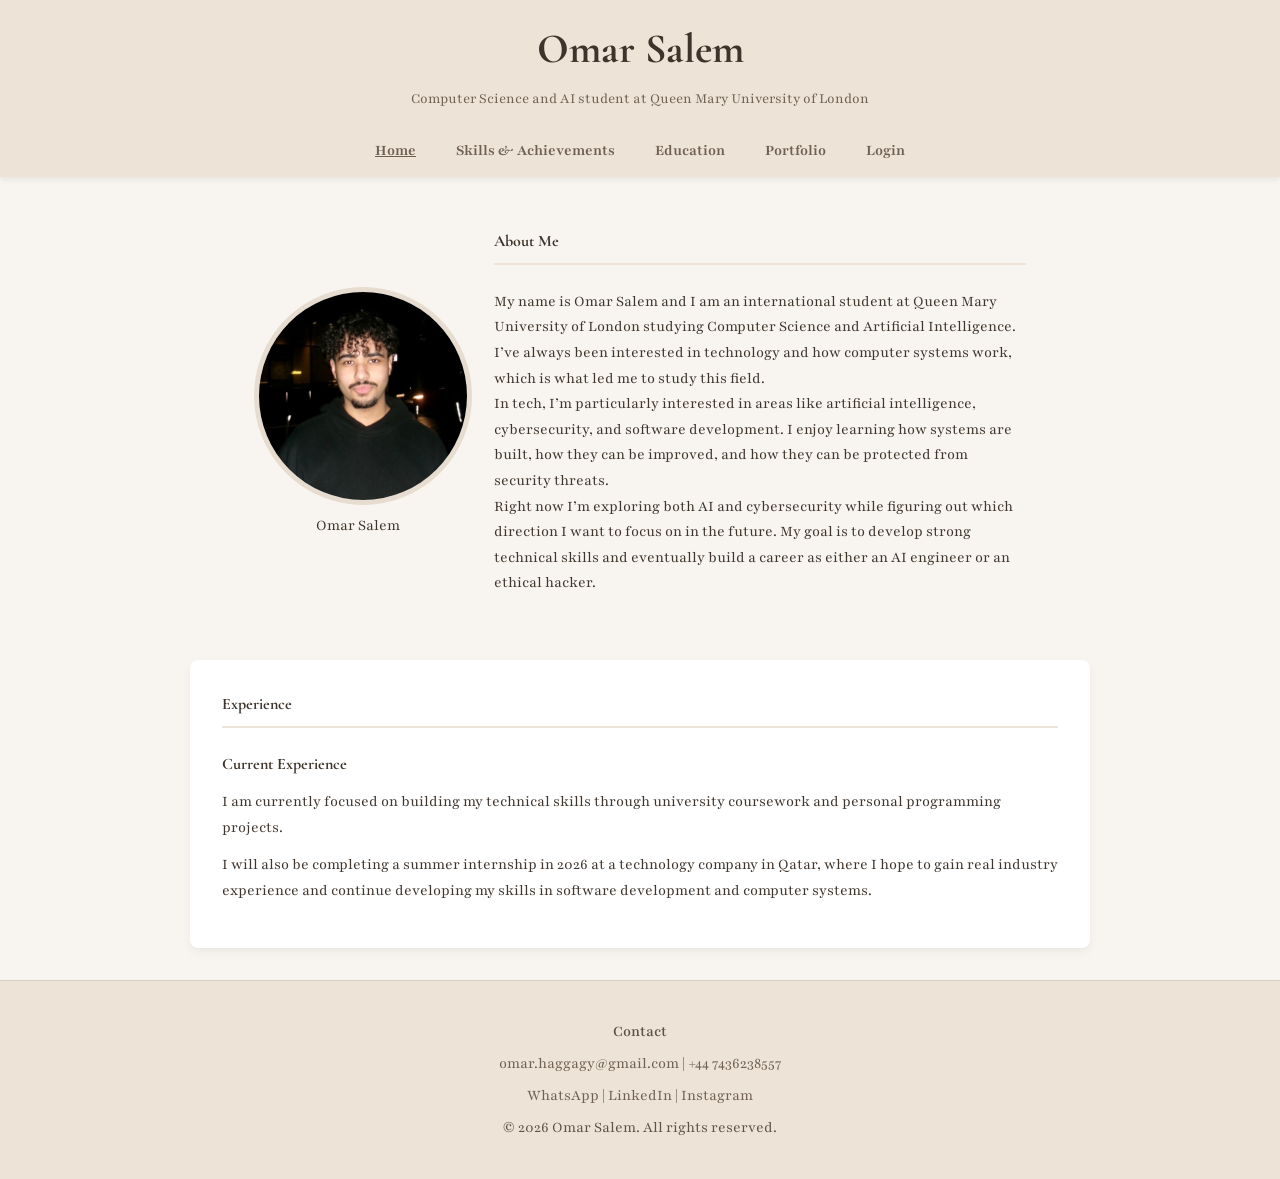
<file: index.html>
<!DOCTYPE html>
<html lang="en">
<head>
    <meta charset="UTF-8">
    <meta name="viewport" content="width=device-width, initial-scale=1.0">
    <title>Home | Omar Salem</title>
    <link rel="stylesheet" href="reset.css">
    <link rel="stylesheet" href="styles.css">
    <link rel="preconnect" href="https://fonts.googleapis.com">
    <link rel="preconnect" href="https://fonts.gstatic.com" crossorigin>
    <link href="https://fonts.googleapis.com/css2?family=Cormorant+Garamond:ital,wght@0,300..700;1,300..700&family=Playfair:ital,opsz,wght@0,5..1200,300..900;1,5..1200,300..900&display=swap" rel="stylesheet">
</head>
<body>
    <header>
        <h1>Omar Salem</h1>
        <p>
            Computer Science and AI student at Queen Mary University of London
        </p>
    </header>

    <nav aria-label="Main navigation">
        <ul>
            <li><a href="index.html" class="active">Home</a></li>
            <li><a href="skills.html">Skills & Achievements</a></li>
            <li><a href="education.html">Education</a></li>
            <li><a href="portfolio.html">Portfolio</a></li>
            <li><a href="login.html">Login</a></li>
        </ul>
    </nav>

    <main>

        <section class="about-section">

            <figure>
                <img src="pic_of_me.jpg" alt="Photo of Omar Salem">
                <figcaption>
                    Omar Salem
                </figcaption>
            </figure>

            <div>
                <h2>About Me</h2>

                <article>
                    <p>
                        My name is Omar Salem and I am an international student at Queen Mary University of London studying Computer Science and Artificial Intelligence. I’ve always been interested in technology and how computer systems work, which is what led me to study this field.
                    </p>
                    <p>
                        In tech, I’m particularly interested in areas like artificial intelligence, cybersecurity, and software development. I enjoy learning how systems are built, how they can be improved, and how they can be protected from security threats.
                    </p>
                    <p>
                        Right now I’m exploring both AI and cybersecurity while figuring out which direction I want to focus on in the future. My goal is to develop strong technical skills and eventually build a career as either an AI engineer or an ethical hacker.
                    </p>
                </article>
            </div>
        </section>

        <section class="experience-section">
            <h2>Experience</h2>

            <article>
                <h3>Current Experience</h3>
                <p>
                    I am currently focused on building my technical skills through university coursework and personal programming projects.
                </p>
                <p>
                    I will also be completing a summer internship in 2026 at a technology company in Qatar, where I hope to gain real industry experience and continue developing my skills in software development and computer systems.
                </p>
            </article>
        </section>

    </main>

    <footer>
        <p><strong>Contact</strong></p>
    
        <p>
            <a href="mailto:omar.haggagy@gmail.com">omar.haggagy@gmail.com</a> |
            <a href="tel:+447436238557">+44 7436238557</a>
        </p>
    
        <p>
            <a href="https://wa.me/447436238557" target="_blank" rel="noopener">WhatsApp</a> |
            <a href="https://linkedin.com/in/omar-salem-72653a27a" target="_blank" rel="noopener">LinkedIn</a> |
            <a href="https://www.instagram.com/omarhaggagy/?hl=en" target="_blank" rel="noopener">Instagram</a>
        </p>
    
        <p>© 2026 Omar Salem. All rights reserved.</p>
    </footer>
</body>
</html>
</file>
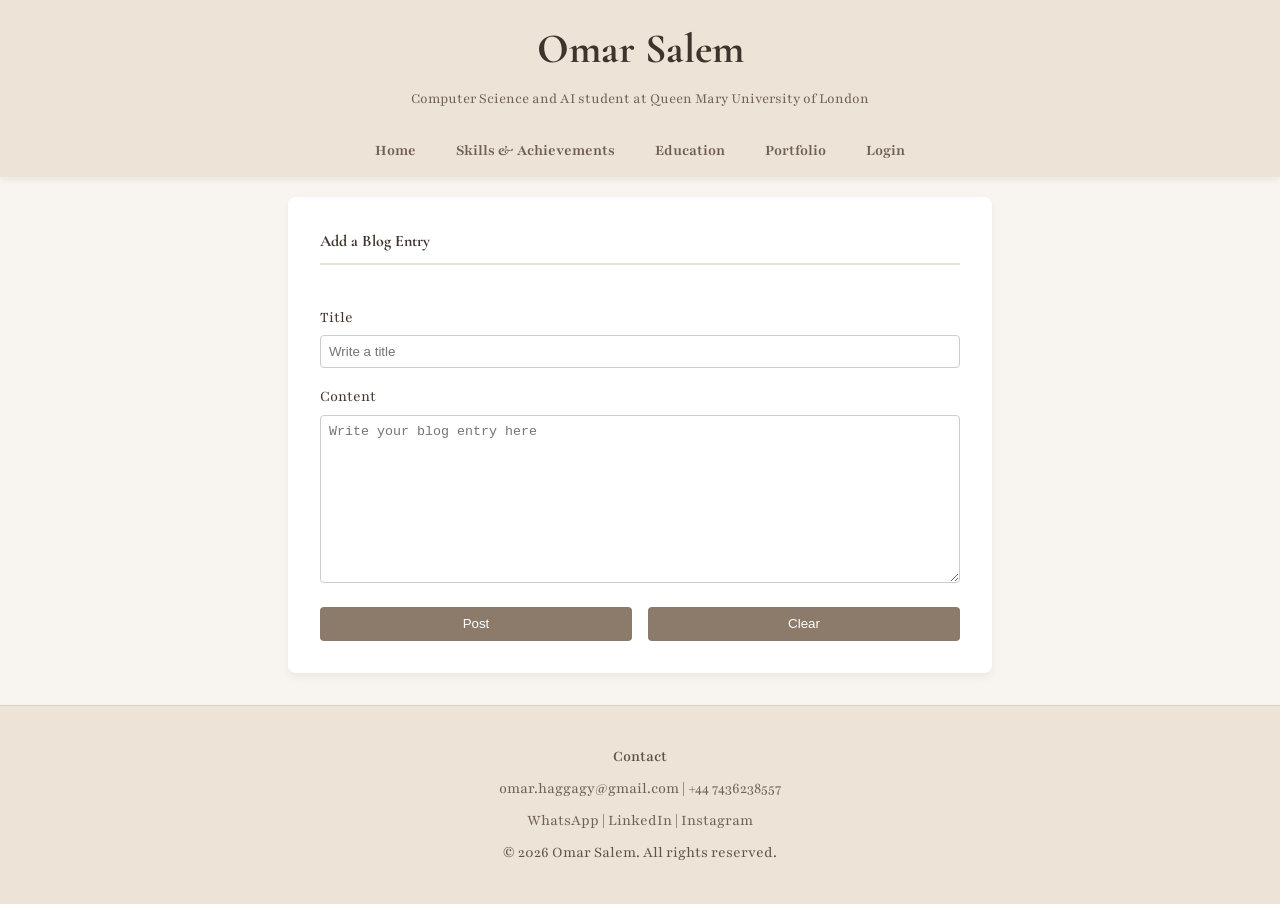
<file: addEntry.html>
<!DOCTYPE html>
<html lang="en">
<head>
    <meta charset="UTF-8">
    <meta name="viewport" content="width=device-width, initial-scale=1.0">
    <title>Add Blog Entry | Omar Salem</title>
    <link rel="stylesheet" href="reset.css">
    <link rel="stylesheet" href="styles.css">
    <link rel="preconnect" href="https://fonts.googleapis.com">
    <link rel="preconnect" href="https://fonts.gstatic.com" crossorigin>
    <link href="https://fonts.googleapis.com/css2?family=Cormorant+Garamond:ital,wght@0,300..700;1,300..700&family=Playfair:ital,opsz,wght@0,5..1200,300..900;1,5..1200,300..900&display=swap" rel="stylesheet">
</head>
<body>
    <header>
        <h1>Omar Salem</h1>
        <p>
            Computer Science and AI student at Queen Mary University of London
        </p>

    </header>

    <nav>
        <ul>
            <li><a href="index.html">Home</a></li>
            <li><a href="skills.html">Skills & Achievements</a></li>
            <li><a href="education.html">Education</a></li>
            <li><a href="portfolio.html">Portfolio</a></li>
            <li><a href="login.html">Login</a></li>
        </ul>
    </nav>

    <main>

        <section class="blog-section">
            <h2>Add a Blog Entry</h2>

            <form action="#">

                <label for="title">Title</label>
                <input type="text" id="title" name="title" placeholder="Write a title" required>

                <label for="content">Content</label>
                <textarea id="content" name="content" rows="10" placeholder="Write your blog entry here" required></textarea>

                <div class="blog-buttons">
                    <button type="submit">Post</button>
                    <button type="reset">Clear</button>
                </div>
            </form>

        </section>

    </main>

    <footer>
        <p><strong>Contact</strong></p>
    
        <p>
            <a href="mailto:omar.haggagy@gmail.com">omar.haggagy@gmail.com</a> |
            <a href="tel:+447436238557">+44 7436238557</a>
        </p>
    
        <p>
            <a href="https://wa.me/447436238557" target="_blank" rel="noopener">WhatsApp</a> |
            <a href="https://linkedin.com/in/omar-salem-72653a27a" target="_blank" rel="noopener">LinkedIn</a> |
            <a href="https://www.instagram.com/omarhaggagy/?hl=en" target="_blank" rel="noopener">Instagram</a>
        </p>
    
        <p>© 2026 Omar Salem. All rights reserved.</p>
    </footer>
</body>
</html>
</file>
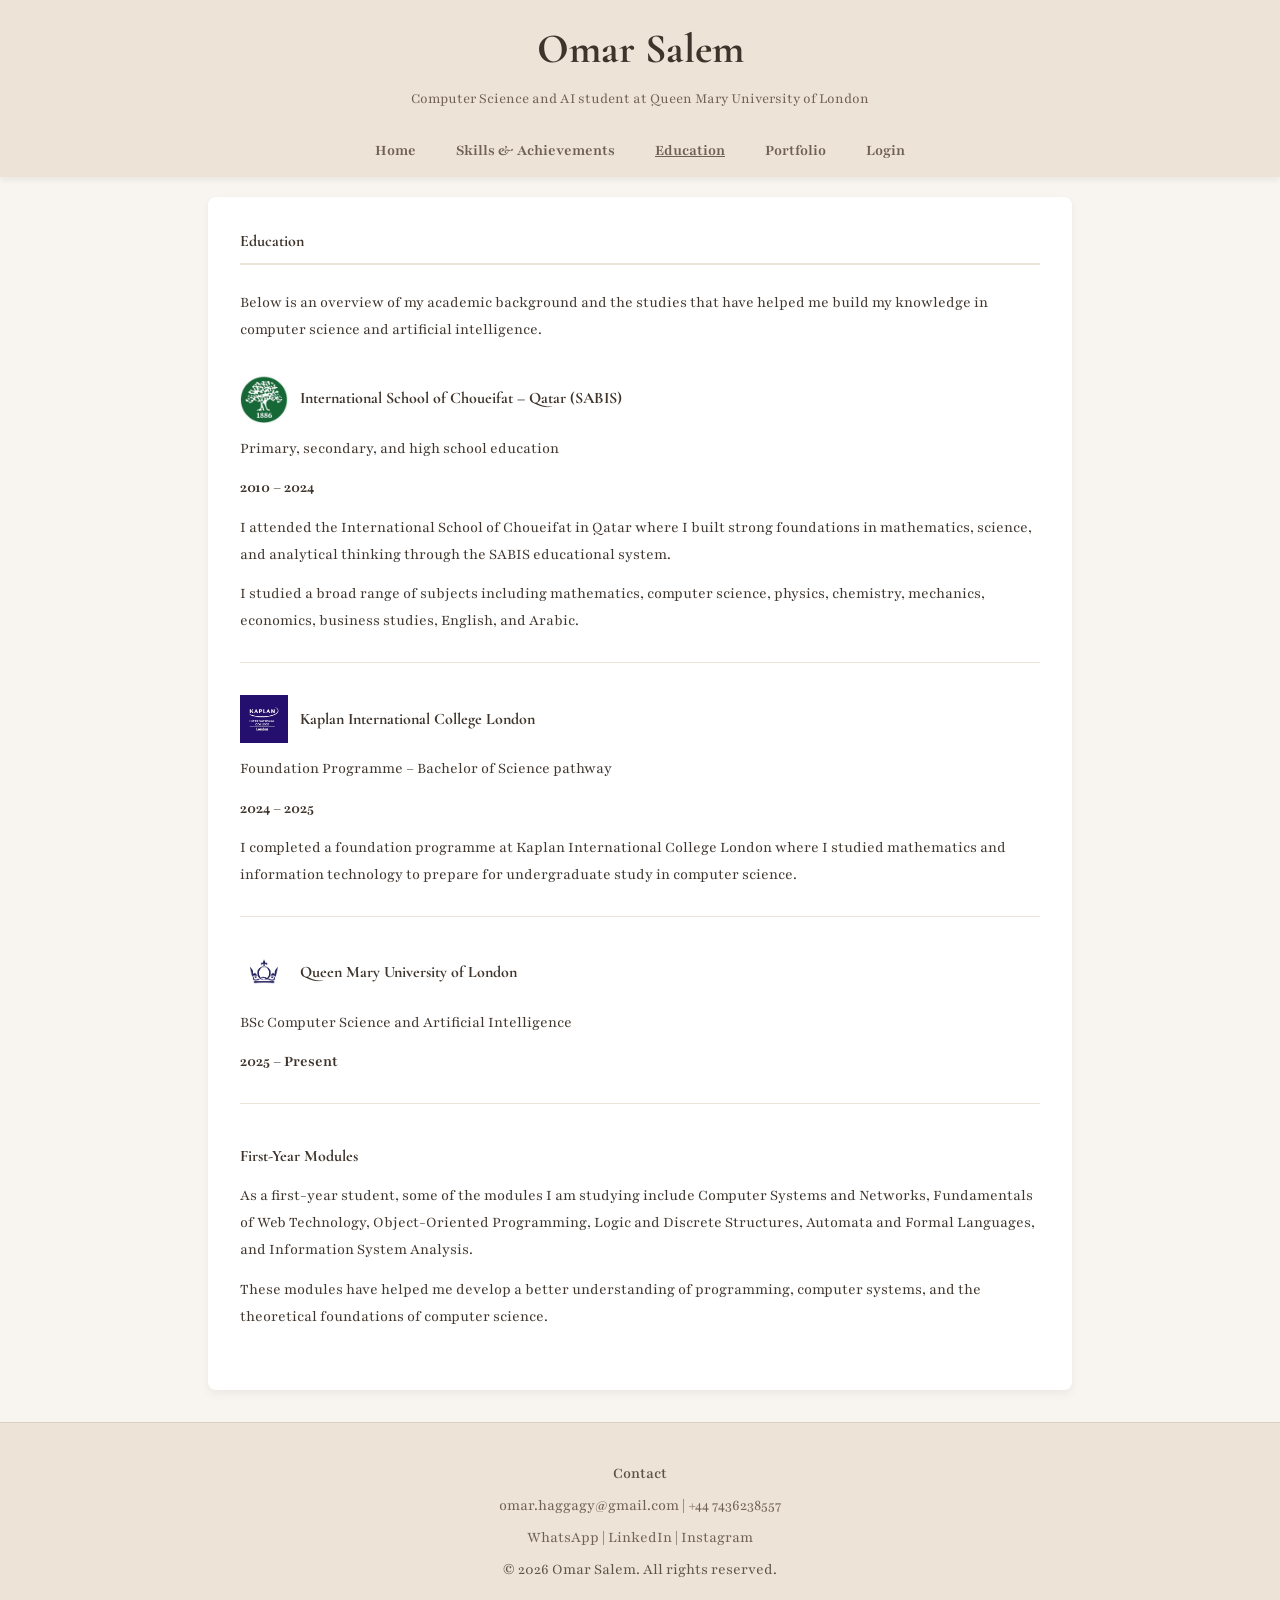
<file: education.html>
<!DOCTYPE html>
<html lang="en">
<head>
<meta charset="UTF-8">
<meta name="viewport" content="width=device-width, initial-scale=1.0">
<title>Education | Omar Salem</title>

<link rel="stylesheet" href="reset.css">
<link rel="stylesheet" href="styles.css">

<link rel="preconnect" href="https://fonts.googleapis.com">
<link rel="preconnect" href="https://fonts.gstatic.com" crossorigin>

<link href="https://fonts.googleapis.com/css2?family=Cormorant+Garamond:ital,wght@0,300..700;1,300..700&family=Playfair:ital,opsz,wght@0,5..1200,300..900;1,5..1200,300..900&display=swap" rel="stylesheet">
</head>

<body>

<header>
<h1>Omar Salem</h1>
<p>Computer Science and AI student at Queen Mary University of London</p>
</header>

<nav>
<ul>
<li><a href="index.html">Home</a></li>
<li><a href="skills.html">Skills & Achievements</a></li>
<li><a href="education.html" class="active">Education</a></li>
<li><a href="portfolio.html">Portfolio</a></li>
<li><a href="login.html">Login</a></li>
</ul>
</nav>

<main>

<section class="education-section">

<h2>Education</h2>

<p>
Below is an overview of my academic background and the studies that have helped
me build my knowledge in computer science and artificial intelligence.
</p>

<article>

<h3>
<img src="chouifat.jpeg" alt="International School of Choueifat logo" class="school-logo">
International School of Choueifat – Qatar (SABIS)
</h3>

<p>Primary, secondary, and high school education</p>
<p><strong>2010 – 2024</strong></p>

<p>
I attended the International School of Choueifat in Qatar where I built
strong foundations in mathematics, science, and analytical thinking
through the SABIS educational system.
</p>

<p>
I studied a broad range of subjects including mathematics, computer science,
physics, chemistry, mechanics, economics, business studies,
English, and Arabic.
</p>

</article>

<article>

<h3>
<img src="kaplan.png" alt="Kaplan International College London logo" class="school-logo">
Kaplan International College London
</h3>

<p>Foundation Programme – Bachelor of Science pathway</p>
<p><strong>2024 – 2025</strong></p>

<p>
I completed a foundation programme at Kaplan International College London
where I studied mathematics and information technology to prepare
for undergraduate study in computer science.
</p>

</article>

<article>

<h3>
<img src="qmul.webp" alt="Queen Mary University of London logo" class="school-logo">
Queen Mary University of London
</h3>

<p>BSc Computer Science and Artificial Intelligence</p>
<p><strong>2025 – Present</strong></p>

</article>

<article>

<h3>First-Year Modules</h3>

<p>
As a first-year student, some of the modules I am studying include
Computer Systems and Networks, Fundamentals of Web Technology,
Object-Oriented Programming, Logic and Discrete Structures,
Automata and Formal Languages, and Information System Analysis.
</p>

<p>
These modules have helped me develop a better understanding of
programming, computer systems, and the theoretical foundations
of computer science.
</p>

</article>

</section>

</main>

<footer>

<p><strong>Contact</strong></p>

<p>
<a href="mailto:omar.haggagy@gmail.com">omar.haggagy@gmail.com</a> |
<a href="tel:+447436238557">+44 7436238557</a>
</p>

<p>
<a href="https://wa.me/447436238557" target="_blank" rel="noopener">WhatsApp</a> |
<a href="https://linkedin.com/in/omar-salem-72653a27a" target="_blank" rel="noopener">LinkedIn</a> |
<a href="https://www.instagram.com/omarhaggagy/?hl=en" target="_blank" rel="noopener">Instagram</a>
</p>

<p>© 2026 Omar Salem. All rights reserved.</p>

</footer>

</body>
</html>
</file>
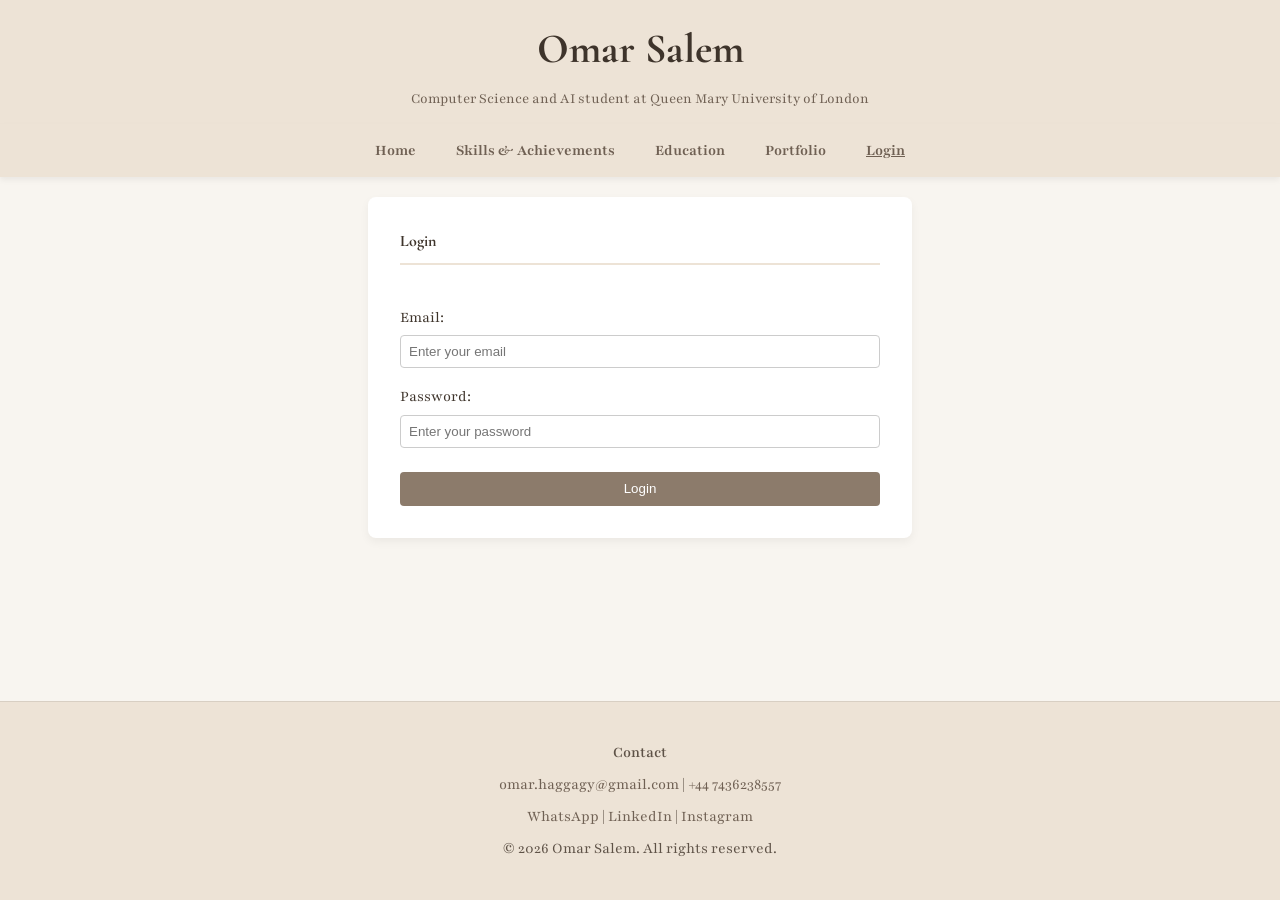
<file: login.html>
<!DOCTYPE html>
<html lang="en">
<head>
<meta charset="UTF-8">
<meta name="viewport" content="width=device-width, initial-scale=1.0">
<title>Login | Omar Salem</title>

<link rel="stylesheet" href="reset.css">
<link rel="stylesheet" href="styles.css">

<link rel="preconnect" href="https://fonts.googleapis.com">
<link rel="preconnect" href="https://fonts.gstatic.com" crossorigin>

<link href="https://fonts.googleapis.com/css2?family=Cormorant+Garamond:ital,wght@0,300..700;1,300..700&family=Playfair:ital,opsz,wght@0,5..1200,300..900;1,5..1200,300..900&display=swap" rel="stylesheet">
</head>

<body>

<header>
<h1>Omar Salem</h1>
<p>Computer Science and AI student at Queen Mary University of London</p>
</header>

<nav>
<ul>
<li><a href="index.html">Home</a></li>
<li><a href="skills.html">Skills & Achievements</a></li>
<li><a href="education.html">Education</a></li>
<li><a href="portfolio.html">Portfolio</a></li>
<li><a href="login.html" class="active">Login</a></li>
</ul>
</nav>

<main>

<section class="login-section">

<h2>Login</h2>

<form action="addEntry.html">

<label for="email">Email:</label>
<input type="email" id="email" name="email" placeholder="Enter your email" required>

<label for="password">Password:</label>
<input type="password" id="password" name="password" placeholder="Enter your password" required>

<button type="submit">Login</button>

</form>

</section>

</main>

<footer>

<p><strong>Contact</strong></p>

<p>
<a href="mailto:omar.haggagy@gmail.com">omar.haggagy@gmail.com</a> |
<a href="tel:+447436238557">+44 7436238557</a>
</p>

<p>
<a href="https://wa.me/447436238557" target="_blank" rel="noopener">WhatsApp</a> |
<a href="https://linkedin.com/in/omar-salem-72653a27a" target="_blank" rel="noopener">LinkedIn</a> |
<a href="https://www.instagram.com/omarhaggagy/?hl=en" target="_blank" rel="noopener">Instagram</a>
</p>

<p>© 2026 Omar Salem. All rights reserved.</p>

</footer>

</body>
</html>
</file>
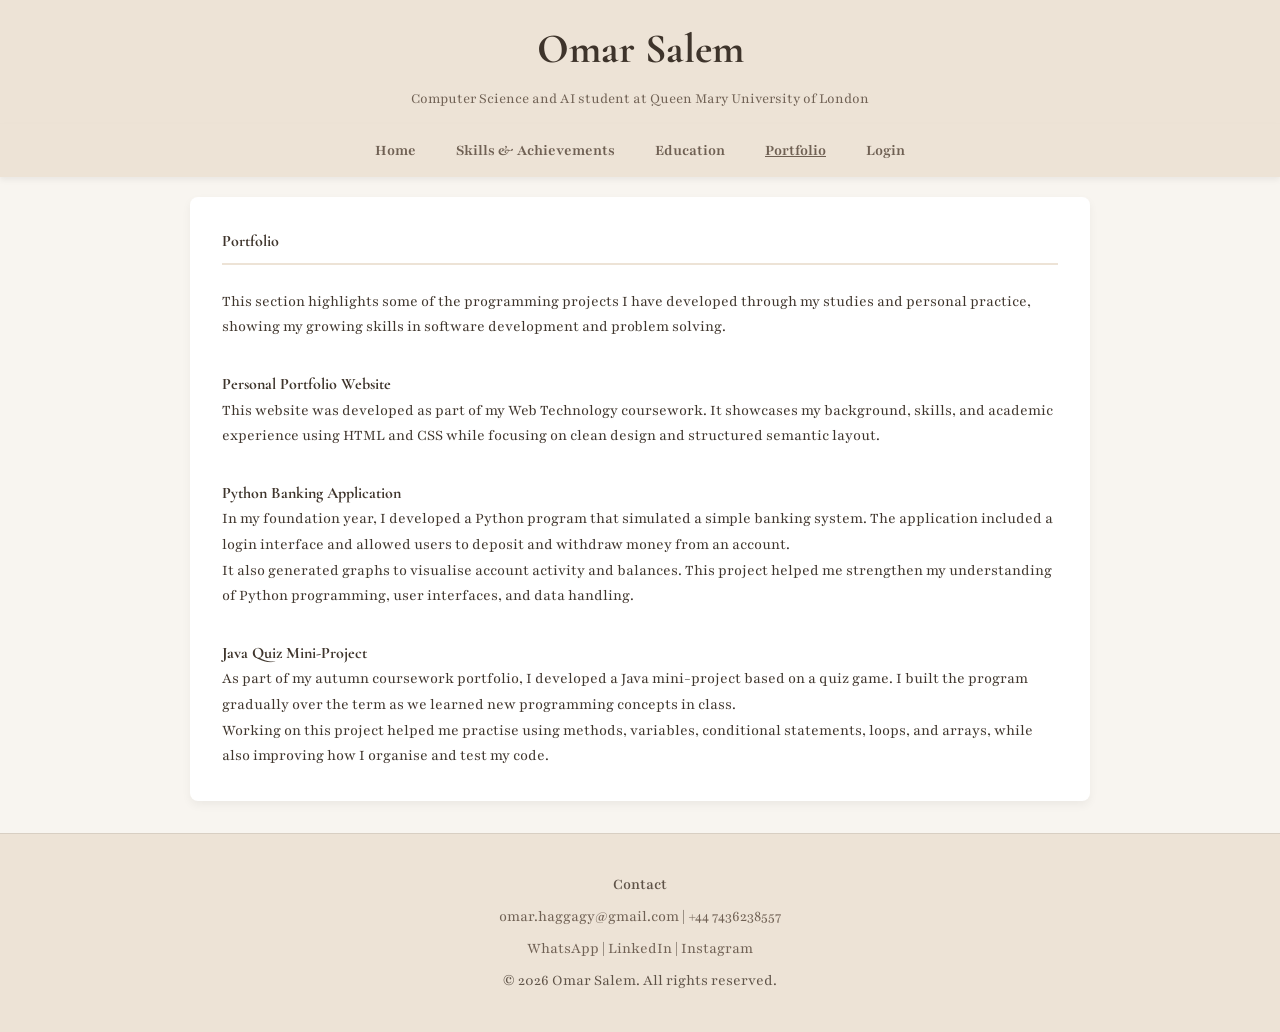
<file: portfolio.html>
<!DOCTYPE html>
<html lang="en">
<head>
<meta charset="UTF-8">
<meta name="viewport" content="width=device-width, initial-scale=1.0">
<title>Portfolio | Omar Salem</title>

<link rel="stylesheet" href="reset.css">
<link rel="stylesheet" href="styles.css">

<link rel="preconnect" href="https://fonts.googleapis.com">
<link rel="preconnect" href="https://fonts.gstatic.com" crossorigin>

<link href="https://fonts.googleapis.com/css2?family=Cormorant+Garamond:ital,wght@0,300..700;1,300..700&family=Playfair:ital,opsz,wght@0,5..1200,300..900;1,5..1200,300..900&display=swap" rel="stylesheet">
</head>

<body>

<header>
<h1>Omar Salem</h1>
<p>Computer Science and AI student at Queen Mary University of London</p>
</header>

<nav>
<ul>
<li><a href="index.html">Home</a></li>
<li><a href="skills.html">Skills & Achievements</a></li>
<li><a href="education.html">Education</a></li>
<li><a href="portfolio.html" class="active">Portfolio</a></li>
<li><a href="login.html">Login</a></li>
</ul>
</nav>

<main>

<section class="portfolio-section">

<h2>Portfolio</h2>

<p>
This section highlights some of the programming projects I have developed
through my studies and personal practice, showing my growing skills in
software development and problem solving.
</p>

<article>
<h3>Personal Portfolio Website</h3>

<p>
This website was developed as part of my Web Technology coursework.
It showcases my background, skills, and academic experience using
HTML and CSS while focusing on clean design and structured semantic layout.
</p>
</article>

<article>
<h3>Python Banking Application</h3>

<p>
In my foundation year, I developed a Python program that simulated a
simple banking system. The application included a login interface and
allowed users to deposit and withdraw money from an account.
</p>

<p>
It also generated graphs to visualise account activity and balances.
This project helped me strengthen my understanding of Python programming,
user interfaces, and data handling.
</p>
</article>

<article>
<h3>Java Quiz Mini-Project</h3>

<p>
As part of my autumn coursework portfolio, I developed a Java
mini-project based on a quiz game. I built the program gradually
over the term as we learned new programming concepts in class.
</p>

<p>
Working on this project helped me practise using methods,
variables, conditional statements, loops, and arrays,
while also improving how I organise and test my code.
</p>

</article>

</section>

</main>

<footer>

<p><strong>Contact</strong></p>

<p>
<a href="mailto:omar.haggagy@gmail.com">omar.haggagy@gmail.com</a> |
<a href="tel:+447436238557">+44 7436238557</a>
</p>

<p>
<a href="https://wa.me/447436238557" target="_blank" rel="noopener">WhatsApp</a> |
<a href="https://linkedin.com/in/omar-salem-72653a27a" target="_blank" rel="noopener">LinkedIn</a> |
<a href="https://www.instagram.com/omarhaggagy/?hl=en" target="_blank" rel="noopener">Instagram</a>
</p>

<p>© 2026 Omar Salem. All rights reserved.</p>

</footer>

</body>
</html>
</file>
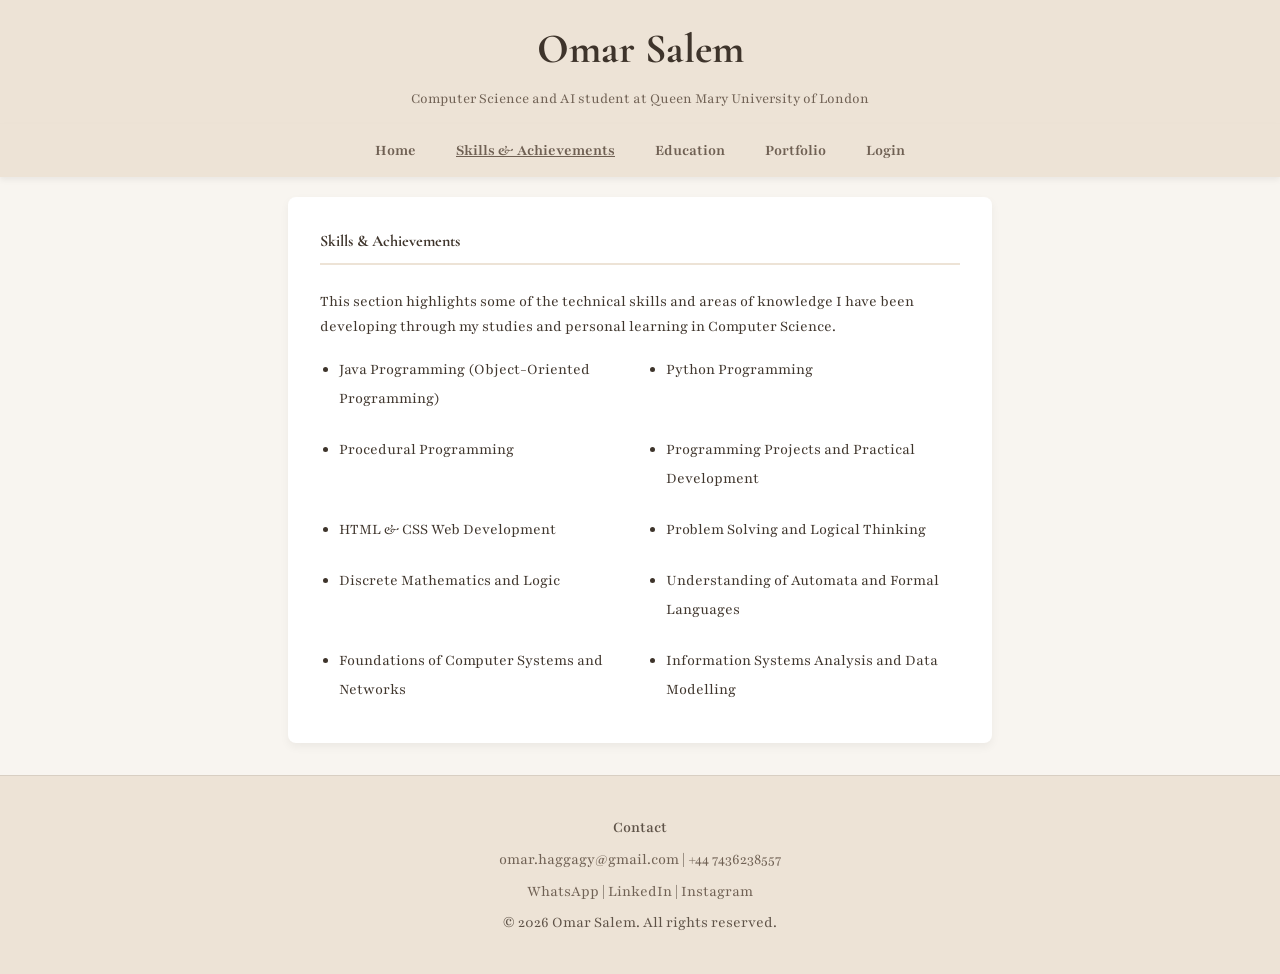
<file: skills.html>
<!DOCTYPE html>
<html lang="en">
<head>
<meta charset="UTF-8">
<meta name="viewport" content="width=device-width, initial-scale=1.0">
<title>Skills | Omar Salem</title>

<link rel="stylesheet" href="reset.css">
<link rel="stylesheet" href="styles.css">

<link rel="preconnect" href="https://fonts.googleapis.com">
<link rel="preconnect" href="https://fonts.gstatic.com" crossorigin>

<link href="https://fonts.googleapis.com/css2?family=Cormorant+Garamond:ital,wght@0,300..700;1,300..700&family=Playfair:ital,opsz,wght@0,5..1200,300..900;1,5..1200,300..900&display=swap" rel="stylesheet">
</head>

<body>

<header>
<h1>Omar Salem</h1>
<p>Computer Science and AI student at Queen Mary University of London</p>
</header>

<nav>
<ul>
<li><a href="index.html">Home</a></li>
<li><a href="skills.html" class="active">Skills & Achievements</a></li>
<li><a href="education.html">Education</a></li>
<li><a href="portfolio.html">Portfolio</a></li>
<li><a href="login.html">Login</a></li>
</ul>
</nav>

<main>

<section class="skills-section">

<h2>Skills & Achievements</h2>

<p>
This section highlights some of the technical skills and areas of knowledge
I have been developing through my studies and personal learning in
Computer Science.
</p>

<ul>
<li>Java Programming (Object-Oriented Programming)</li>
<li>Python Programming</li>
<li>Procedural Programming</li>
<li>Programming Projects and Practical Development</li>
<li>HTML & CSS Web Development</li>
<li>Problem Solving and Logical Thinking</li>
<li>Discrete Mathematics and Logic</li>
<li>Understanding of Automata and Formal Languages</li>
<li>Foundations of Computer Systems and Networks</li>
<li>Information Systems Analysis and Data Modelling</li>
</ul>

</section>

</main>

<footer>

<p><strong>Contact</strong></p>

<p>
<a href="mailto:omar.haggagy@gmail.com">omar.haggagy@gmail.com</a> |
<a href="tel:+447436238557">+44 7436238557</a>
</p>

<p>
<a href="https://wa.me/447436238557" target="_blank" rel="noopener">WhatsApp</a> |
<a href="https://linkedin.com/in/omar-salem-72653a27a" target="_blank" rel="noopener">LinkedIn</a> |
<a href="https://www.instagram.com/omarhaggagy/?hl=en" target="_blank" rel="noopener">Instagram</a>
</p>

<p>© 2026 Omar Salem. All rights reserved.</p>

</footer>

</body>
</html>
</file>
<file: styles.css>
/* Base styles */
body{
    font-family: 'Playfair', serif;
    color: #3E342B;
    background-color: #F8F5F0;
    line-height: 1.6;

    min-height: 100vh;
    display: flex;
    flex-direction: column;
}


h1, h2, h3{
    font-family: 'Cormorant Garamond', serif;
}

h2{
    margin-bottom: 1rem;
}

a{
    color: #8C7B6B;
}

a:hover{
    color: #6F6053;
    text-decoration: underline;
}


/* Header */
header{
    text-align: center;
    padding: 1rem 1rem 0.8rem;
    border-bottom: none;
    background-color: #EDE3D6;
}

header h1{
    font-size: 2.6rem;
    margin-bottom: 0.3rem;
}

header p{
    color: #6F6053;
    font-size: 0.95rem;
    margin: 0;
}


/* Navigation */
nav{
    background-color: #EDE3D6;
    padding: 0.85rem;
    margin-bottom: 1.25rem;
    box-shadow: 0 3px 6px rgba(0,0,0,0.06);
}

nav ul{
    list-style: none;
    display: flex;
    justify-content: center;
    gap: 2.5rem;
}

nav a{
    text-decoration: none;
    font-weight: bold;
    color:#6F6053;
}

nav a.active{
    text-decoration: underline;
    font-weight: 700;
}


/* Layout */
main{
    width: 100%;
    max-width: 900px;
    margin: 0 auto;
    flex: 1;
}

section h2{
    border-bottom: 2px solid #EDE3D6;
    padding-bottom: 0.5rem;
    margin-bottom: 1.5rem;
}


/* Shared content section cards */
.skills-section,
.education-section,
.portfolio-section,
.experience-section{
    background-color: white;
    padding: 2rem;
    border-radius: 8px;
    box-shadow: 0 4px 10px rgba(0,0,0,0.05);
}


/* Home page */
.about-section{
    display: grid;
    grid-template-columns: 13rem 1fr;
    align-items: center;
    gap: 2rem;
    padding: 2rem 4rem;
}
.about-section div{
    max-width: 40rem;
}

figure{
    text-align: center;
}

figure img{
    width: 13rem;
    height: 13rem;
    border-radius: 50%;
    object-fit: cover;
    border: 5px solid #E6DCCF;
}


/* Experience */
.experience-section{
    margin-top: 2rem;
}

.experience-section article{
    margin-top: 1rem;
}

.experience-section h3{
    margin-bottom: 0.75rem;
}

.experience-section p{
    margin-bottom: 0.75rem;
}


/* Skills page */
.skills-section {
    max-width: 40rem;
    margin: 0 auto;
}

.skills-section ul {
    margin-top: 1rem;
    line-height: 1.8;
    display: grid;
    grid-template-columns: 1fr 1fr;
    gap: 1rem 2rem;
    padding-left: 1.2rem;
}

.skills-section li{
    margin-bottom: 0.4rem;
}


/* Education page */
.education-section{
    max-width: 50rem;
    margin: 0 auto;
}

.education-section article{
    margin-top: 2rem;
    padding-bottom: 1rem;
    border-bottom: 1px solid #EDE3D6;
}

.education-section article:last-child{
    border-bottom: none;
    margin-top: 2.5rem;
}

.education-section h3{
    margin-bottom: 0.75rem;
    display: flex;
    align-items: center;
    gap: 0.75rem;
}

.education-section p{
    margin-bottom: 0.75rem;
    line-height: 1.7;
}

.school-logo{
    width: 48px;
    height: 48px;
    object-fit: contain;
    flex-shrink: 0;
}


/* Portfolio page */
.portfolio-section article {
    margin-top: 2rem;
}




/* Forms */
/* Login */
.login-section{
    max-width: 30rem;
    margin: 0 auto;
    background-color: white;
    padding: 2rem;
    border-radius: 8px;
    box-shadow: 0 4px 10px rgba(0,0,0,0.05);
}

.login-section form{
    display: flex;
    flex-direction: column;
}

.login-section label{
    margin-top: 1rem;
}

.login-section input{
    padding: 0.5rem;
    margin-top: 0.3rem;
    border: 1px solid #ccc;
    border-radius: 4px;
    width: 100%;
    box-sizing: border-box;
}

.login-section button{
    margin-top: 1.5rem;
    padding: 0.6rem;
    border: none;
    background-color: #8C7B6B;
    color: white;
    border-radius: 4px;
}

.login-section button:hover{
    background-color: #6F6053;
}


/* Add blog entry*/
.blog-section{
    max-width: 40rem;
    margin: 0 auto;
    background-color: white;
    padding: 2rem;
    border-radius: 8px;
    box-shadow: 0 4px 10px rgba(0,0,0,0.05);
}

.blog-section form{
    display: flex;
    flex-direction: column;
}

.blog-section label{
    margin-top: 1rem;
}

.blog-section input,
.blog-section textarea{
    padding: 0.5rem;
    margin-top: 0.3rem;
    border: 1px solid #ccc;
    border-radius: 4px;
    width: 100%;
    box-sizing: border-box;
}

.blog-section button{
    margin-top: 1.5rem;
    padding: 0.6rem;
    border: none;
    background-color: #8C7B6B;
    color: white;
    border-radius: 4px;
    cursor: pointer;
}

.blog-buttons{
    display: flex;
    gap: 1rem;
    margin-top: 1.5rem;
}

.blog-buttons button{
    flex: 1;
    margin-top: 0;
}

.blog-section button:hover{
    background-color: #6F6053;
}


/* Footer */
footer{
    background-color: #EDE3D6;
    margin-top: 2rem;
    padding: 2rem;
    text-align: center;
    border-top: 1px solid #d8cfc3;
    font-size: 1rem;
    color: #5E5247;
}

footer p{
    margin: 0.4rem 0;
}

footer a{
    color: #6F6053;
    text-decoration: none;
}

footer a:hover{
    color: #6F6053;
    text-decoration: underline;
}

footer strong{
    font-weight: 600;
}




/* Responsive design for tablet and phone */

@media (max-width: 900px){  /*tablet*/
    .about-section{
        grid-template-columns: 1fr;
        text-align: center;
        justify-items: center;
        padding: 2rem;
    }

    .about-section div{
        max-width: 100%;
    }

    nav ul{
        flex-wrap: wrap;
        gap: 1rem;
    }
}

@media (max-width: 600px){   /* phone */

    header h1{
        font-size: 2rem;
    }

    nav ul{
        flex-direction: column;
        align-items: center;
        gap: 0.5rem;
    }

    .about-section{
        padding: 1.5rem;
    }

    figure img{
        width: 9rem;
        height: 9rem;
    }

    main{
        padding: 0 1rem;
    }

    .skills-section ul{
        grid-template-columns: 1fr;
    }

    .skills-section,
    .education-section,
    .portfolio-section,
    .login-section,
    .blog-section,
    .experience-section{
        padding: 1.5rem;
    }

    .education-section h3{
        flex-direction: column;
        align-items: flex-start;
        gap: 0.5rem;
    }
    
    .school-logo{
        width: 36px;
        height: 36px;
    }

    .blog-buttons{
        flex-direction: column;
    }

}
</file>
